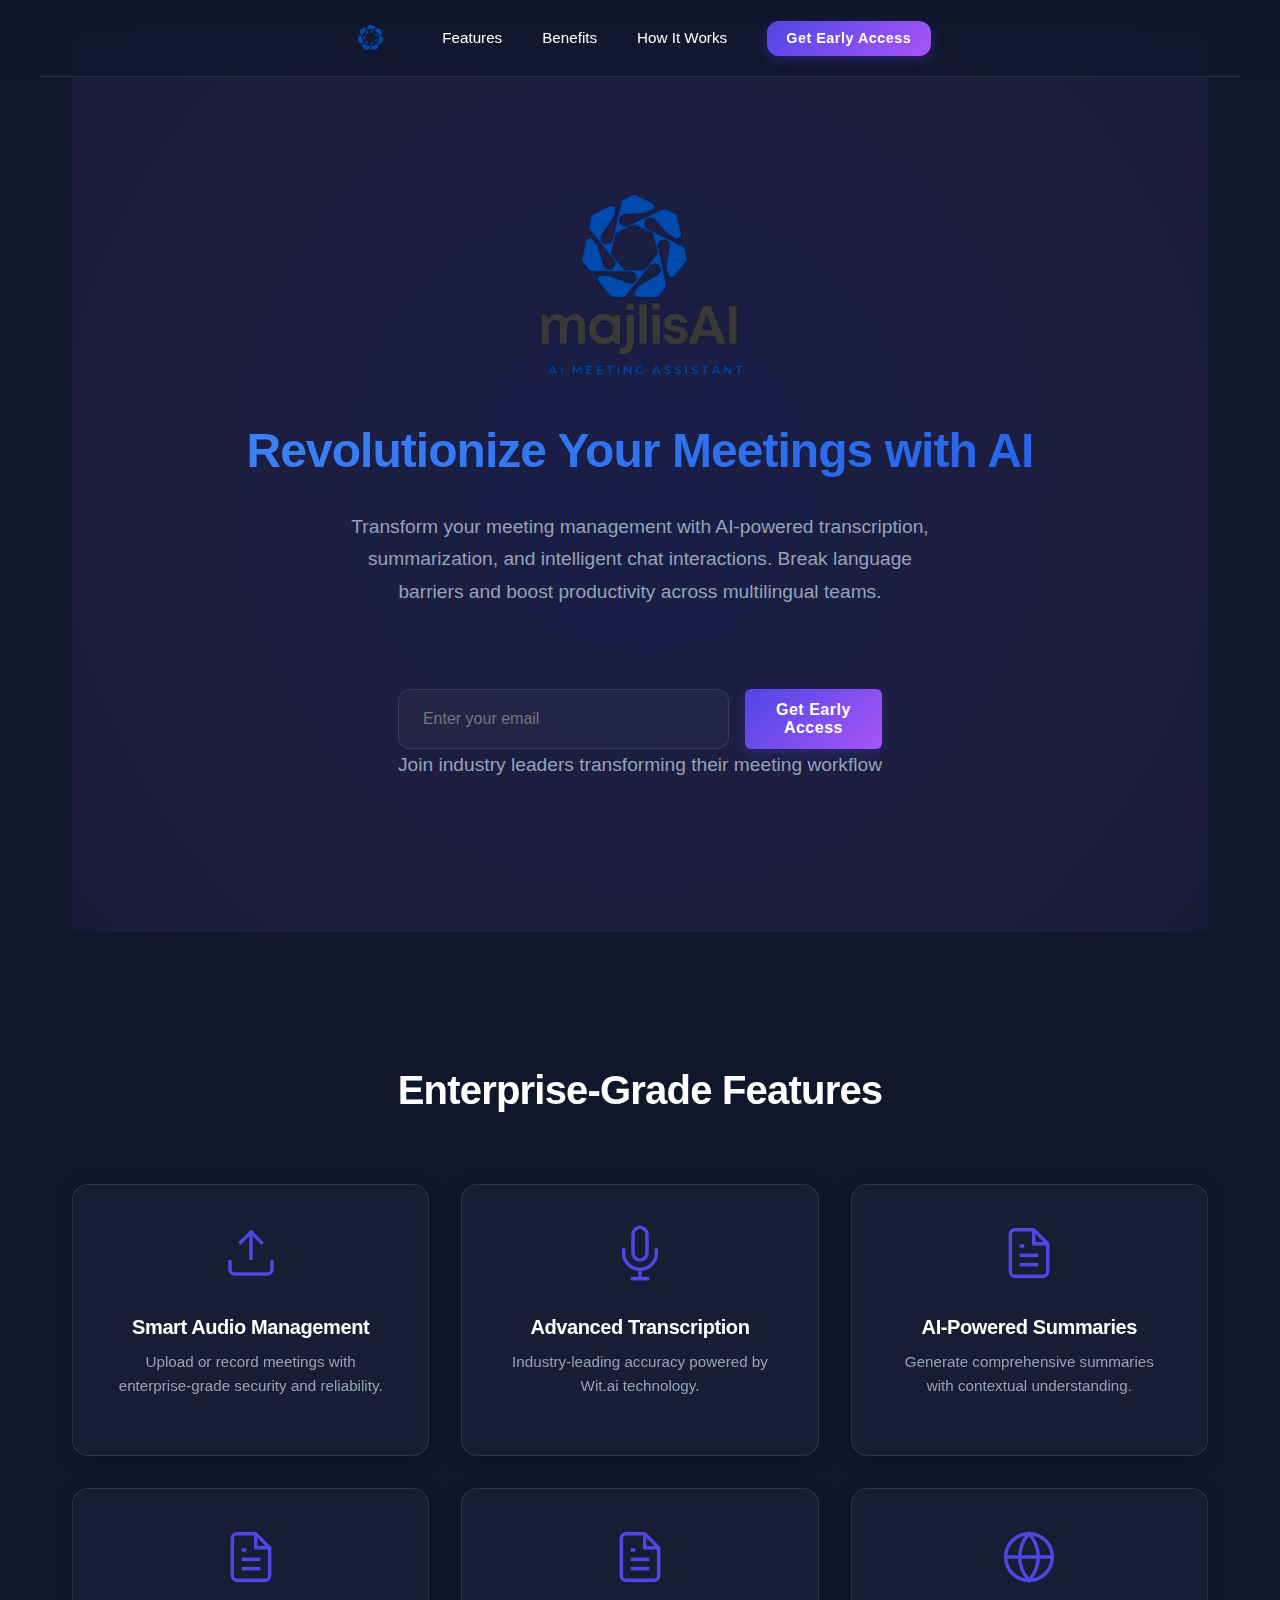
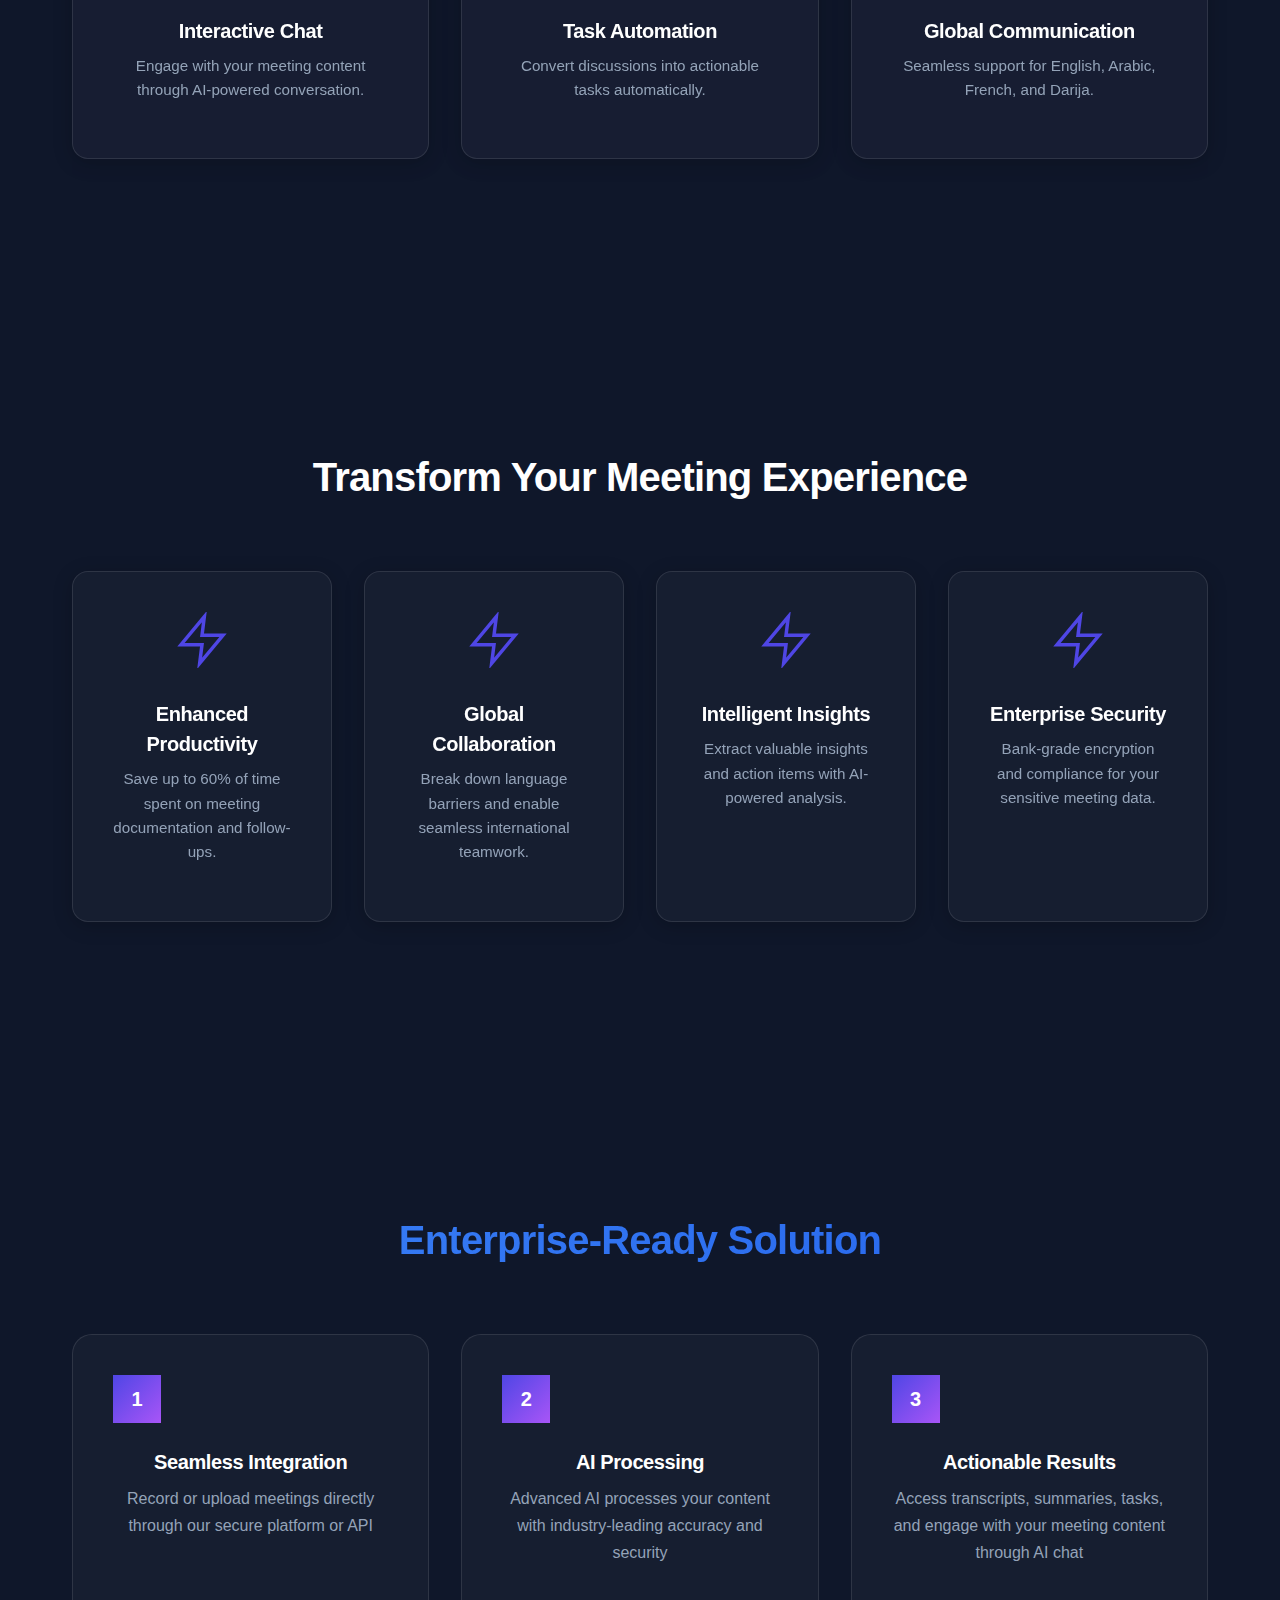
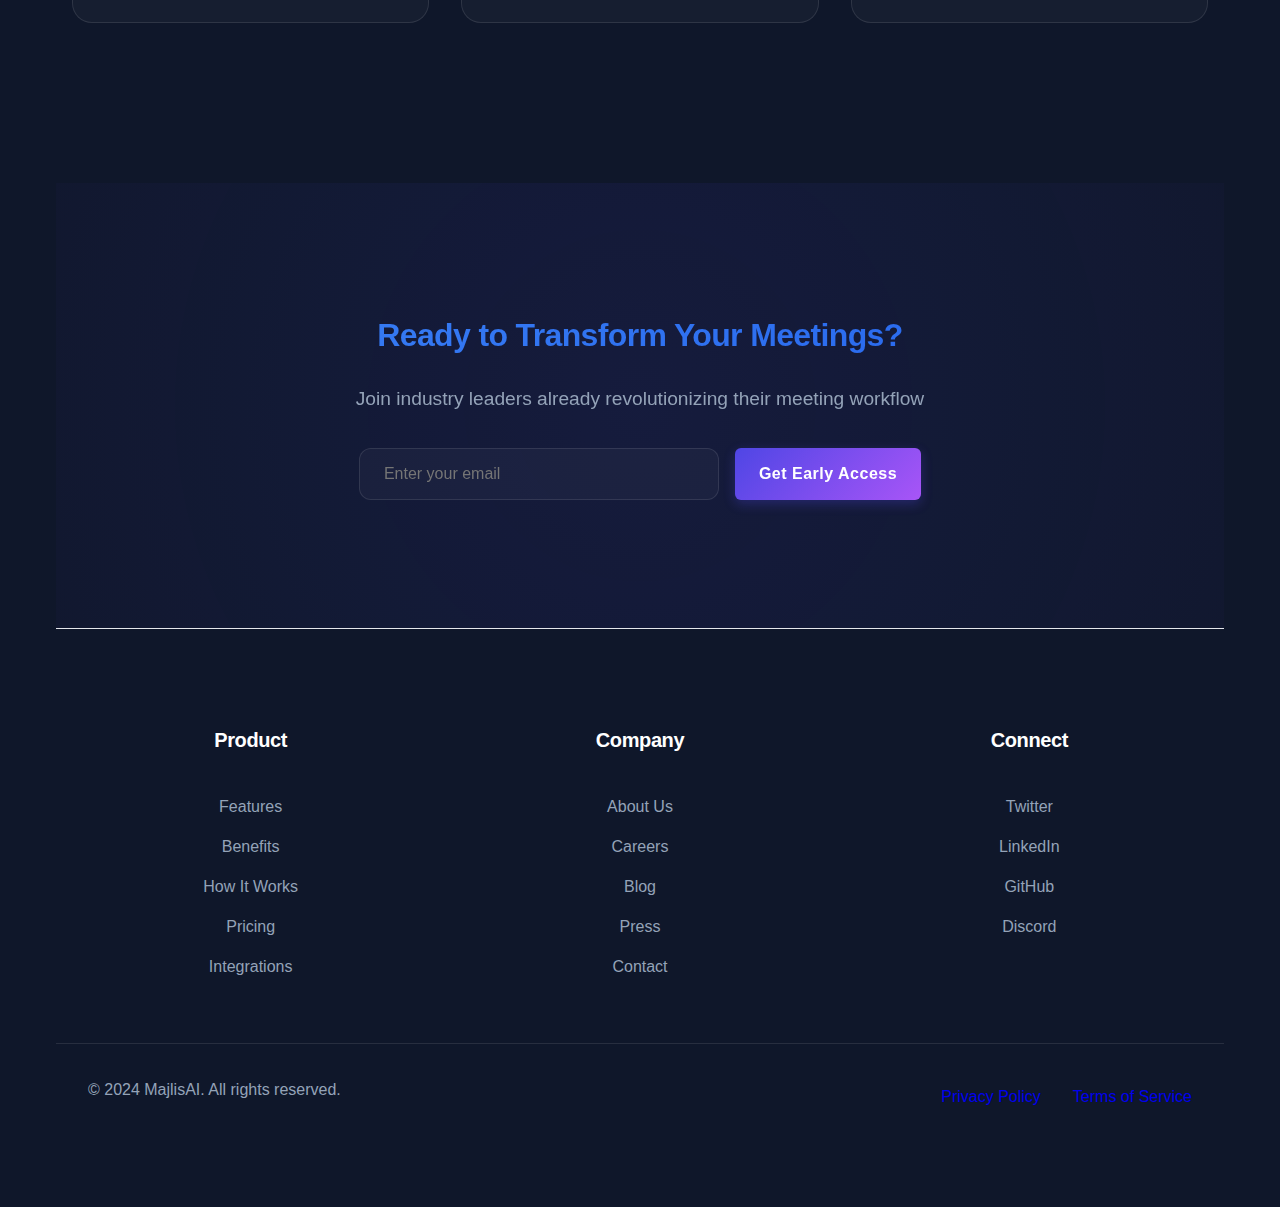
<file: index.html>
<!DOCTYPE html>
<html lang="en">

<head>
    <meta charset="UTF-8">
    <meta name="viewport" content="width=device-width, initial-scale=1.0, maximum-scale=1.0, user-scalable=no">
    <title>AI Meeting Assistant</title>
    <link rel="stylesheet" href="styles.css">
    <link rel="shortcut icon" href="./assets/logo.png" sizes="any" type="image/x-icon">
</head>

<body>
    <div class="container">
        <header class="header">
            <nav>
                <div class="logo-small">
                    <a href="/">
                        <img src="./assets/logo.png" alt="MajlisAI Logo">
                    </a>
                </div>
                <div class="nav-links">
                    <a href="#features">Features</a>
                    <a href="#benefits">Benefits</a>
                    <a href="#how-it-works">How It Works</a>
                    <button class="gradient-button nav-cta">Get Early Access</button>
                </div>
                <button class="mobile-menu-btn" aria-label="Toggle Menu">
                    <svg width="24" height="24" viewBox="0 0 24 24" fill="none" stroke="currentColor" stroke-width="2">
                        <line x1="3" y1="12" x2="21" y2="12"></line>
                        <line x1="3" y1="6" x2="21" y2="6"></line>
                        <line x1="3" y1="18" x2="21" y2="18"></line>
                    </svg>
                </button>
            </nav>
            
            <div class="mobile-menu">
                <div class="mobile-menu-header">
                    <div class="logo-small">
                        <a href="/">
                            <img src="./assets/logo.png" alt="MajlisAI Logo">
                        </a>
                    </div>
                    <button class="mobile-menu-close" aria-label="Close Menu">
                        <svg width="24" height="24" viewBox="0 0 24 24" fill="none" stroke="currentColor" stroke-width="2">
                            <line x1="18" y1="6" x2="6" y2="18"></line>
                            <line x1="6" y1="6" x2="18" y2="18"></line>
                        </svg>
                    </button>
                </div>
                <div class="mobile-menu-links">
                    <a href="#features">Features</a>
                    <a href="#benefits">Benefits</a>
                    <a href="#how-it-works">How It Works</a>
                    <button class="gradient-button">Get Early Access</button>
                </div>
            </div>
        </header>
        <main>
            
            <section id="hero" class="hero">
                <div class="hero-content">
                    <div class="logo">
                        <img src="./assets/image.png" alt="MajlisAI Logo">
                    </div>
                    <h1 class="gradient-text">Revolutionize Your Meetings with AI</h1>
                    <p>Transform your meeting management with AI-powered transcription, summarization, and intelligent chat interactions. 
                    Break language barriers and boost productivity across multilingual teams.</p>
                    <div class="hero-cta">
                        <form id="waitlist-form-top">
                            <input type="email" name="entry.29427799" placeholder="Enter your email" required>
                            <button type="submit" class="gradient-button">Get Early Access</button>
                        </form>
                        <p class="form-subtitle">Join industry leaders transforming their meeting workflow</p>
                    </div>
                </div>
                <div class="hero-background"></div>
            </section>

            <section id="features" class="features">
                <h2>Enterprise-Grade Features</h2>
                <div class="feature-grid">
                    <div class="feature">
                        <svg class="icon" viewBox="0 0 24 24" width="24" height="24">
                            <path d="M21 15v4a2 2 0 0 1-2 2H5a2 2 0 0 1-2-2v-4"></path>
                            <polyline points="17 8 12 3 7 8"></polyline>
                            <line x1="12" y1="3" x2="12" y2="15"></line>
                        </svg>
                        <h3>Smart Audio Management</h3>
                        <p>Upload or record meetings with enterprise-grade security and reliability.</p>
                    </div>
                    <div class="feature">
                        <svg class="icon" viewBox="0 0 24 24" width="24" height="24">
                            <path d="M12 1a3 3 0 0 0-3 3v8a3 3 0 0 0 6 0V4a3 3 0 0 0-3-3z"></path>
                            <path d="M19 10v2a7 7 0 0 1-14 0v-2"></path>
                            <line x1="12" y1="19" x2="12" y2="23"></line>
                            <line x1="8" y1="23" x2="16" y2="23"></line>
                        </svg>
                        <h3>Advanced Transcription</h3>
                        <p>Industry-leading accuracy powered by Wit.ai technology.</p>
                    </div>
                    <div class="feature">
                        <svg class="icon" viewBox="0 0 24 24" width="24" height="24">
                            <path d="M14 2H6a2 2 0 0 0-2 2v16a2 2 0 0 0 2 2h12a2 2 0 0 0 2-2V8z"></path>
                            <polyline points="14 2 14 8 20 8"></polyline>
                            <line x1="16" y1="13" x2="8" y2="13"></line>
                            <line x1="16" y1="17" x2="8" y2="17"></line>
                            <polyline points="10 9 9 9 8 9"></polyline>
                        </svg>
                        <h3>AI-Powered Summaries</h3>
                        <p>Generate comprehensive summaries with contextual understanding.</p>
                    </div>
                    <div class="feature">
                        <svg class="icon" viewBox="0 0 24 24" width="24" height="24">
                            <path d="M14 2H6a2 2 0 0 0-2 2v16a2 2 0 0 0 2 2h12a2 2 0 0 0 2-2V8z"></path>
                            <polyline points="14 2 14 8 20 8"></polyline>
                            <line x1="16" y1="13" x2="8" y2="13"></line>
                            <line x1="16" y1="17" x2="8" y2="17"></line>
                            <polyline points="10 9 9 9 8 9"></polyline>
                        </svg>
                        <h3>Interactive Chat</h3>
                        <p>Engage with your meeting content through AI-powered conversation.</p>
                    </div>
                    <div class="feature">
                        <svg class="icon" viewBox="0 0 24 24" width="24" height="24">
                            <path d="M14 2H6a2 2 0 0 0-2 2v16a2 2 0 0 0 2 2h12a2 2 0 0 0 2-2V8z"></path>
                            <polyline points="14 2 14 8 20 8"></polyline>
                            <line x1="16" y1="13" x2="8" y2="13"></line>
                            <line x1="16" y1="17" x2="8" y2="17"></line>
                            <polyline points="10 9 9 9 8 9"></polyline>
                        </svg>
                        <h3>Task Automation</h3>
                        <p>Convert discussions into actionable tasks automatically.</p>
                    </div>
                    <div class="feature">
                        <svg class="icon" viewBox="0 0 24 24" width="24" height="24">
                            <circle cx="12" cy="12" r="10"></circle>
                            <line x1="2" y1="12" x2="22" y2="12"></line>
                            <path
                                d="M12 2a15.3 15.3 0 0 1 4 10 15.3 15.3 0 0 1-4 10 15.3 15.3 0 0 1-4-10 15.3 15.3 0 0 1 4-10z">
                            </path>
                        </svg>
                        <h3>Global Communication</h3>
                        <p>Seamless support for English, Arabic, French, and Darija.</p>
                    </div>
                </div>
            </section>

            <section id="benefits" class="benefits">
                <h2>Transform Your Meeting Experience</h2>
                <div class="benefit-grid">
                    <div class="benefit">
                        <svg class="icon" viewBox="0 0 24 24" width="24" height="24">
                            <polygon points="13 2 3 14 12 14 11 22 21 10 12 10 13 2"></polygon>
                        </svg>
                        <h3>Enhanced Productivity</h3>
                        <p>Save up to 60% of time spent on meeting documentation and follow-ups.</p>
                    </div>
                    <div class="benefit">
                        <svg class="icon" viewBox="0 0 24 24" width="24" height="24">
                            <polygon points="13 2 3 14 12 14 11 22 21 10 12 10 13 2"></polygon>
                        </svg>
                        <h3>Global Collaboration</h3>
                        <p>Break down language barriers and enable seamless international teamwork.</p>
                    </div>
                    <div class="benefit">
                        <svg class="icon" viewBox="0 0 24 24" width="24" height="24">
                            <polygon points="13 2 3 14 12 14 11 22 21 10 12 10 13 2"></polygon>
                        </svg>
                        <h3>Intelligent Insights</h3>
                        <p>Extract valuable insights and action items with AI-powered analysis.</p>
                    </div>
                    <div class="benefit">
                        <svg class="icon" viewBox="0 0 24 24" width="24" height="24">
                            <polygon points="13 2 3 14 12 14 11 22 21 10 12 10 13 2"></polygon>
                        </svg>
                        <h3>Enterprise Security</h3>
                        <p>Bank-grade encryption and compliance for your sensitive meeting data.</p>
                    </div>
                </div>
            </section>

            <section id="how-it-works" class="how-it-works">
                <h2 class="gradient-text">Enterprise-Ready Solution</h2>
                <div class="steps">
                    <div class="step">
                        <div class="step-number">1</div>
                        <h3>Seamless Integration</h3>
                        <p>Record or upload meetings directly through our secure platform or API</p>
                    </div>
                    <div class="step">
                        <div class="step-number">2</div>
                        <h3>AI Processing</h3>
                        <p>Advanced AI processes your content with industry-leading accuracy and security</p>
                    </div>
                    <div class="step">
                        <div class="step-number">3</div>
                        <h3>Actionable Results</h3>
                        <p>Access transcripts, summaries, tasks, and engage with your meeting content through AI chat</p>
                    </div>
                </div>
            </section>
        </main>
        
        <section id="cta" class="cta">
            <h2 class="gradient-text">Ready to Transform Your Meetings?</h2>
            <p>Join industry leaders already revolutionizing their meeting workflow</p>
            <div class="cta-content">
                <form id="waitlist-form">
                    <input type="email" name="entry.29427799" placeholder="Enter your email" required>
                    <button type="submit" class="gradient-button">Get Early Access</button>
                </form>
            </div>
        </section>
        
        <footer>
            <div class="footer-grid">
                <div class="footer-col">
                    <h3>Product</h3>
                    <a href="#features">Features</a>
                    <a href="#benefits">Benefits</a>
                    <a href="#how-it-works">How It Works</a>
                    <a href="#pricing">Pricing</a>
                    <a href="#integrations">Integrations</a>
                </div>
                <div class="footer-col">
                    <h3>Company</h3>
                    <a href="/about">About Us</a>
                    <a href="/careers">Careers</a>
                    <a href="/blog">Blog</a>
                    <a href="/press">Press</a>
                    <a href="/contact">Contact</a>
                </div>
                <div class="footer-col">
                    <h3>Connect</h3>
                    <a href="https://twitter.com" target="_blank" rel="noopener">Twitter</a>
                    <a href="https://linkedin.com" target="_blank" rel="noopener">LinkedIn</a>
                    <a href="https://github.com" target="_blank" rel="noopener">GitHub</a>
                    <a href="/discord" target="_blank" rel="noopener">Discord</a>
                    <!-- <a href="#" class="gradient-text">support@majlisai.com</a> -->
                </div>
            </div>
            <div class="footer-bottom">
                <p>&copy; 2024 MajlisAI. All rights reserved.</p>
                <div class="legal-links">
                    <a href="/privacy">Privacy Policy</a>
                    <a href="/terms">Terms of Service</a>
                </div>
            </div>
        </footer>
        <iframe name="hidden_iframe" id="hidden_iframe" style="display:none;"></iframe>
    </div>
    <script src="script.js"></script>
    <svg width="0" height="0" class="hidden">
      <defs>
        <linearGradient id="gradient" x1="0%" y1="0%" x2="100%" y2="100%">
          <stop offset="0%" stop-color="#4F46E5" />
          <stop offset="100%" stop-color="#A855F7" />
        </linearGradient>
      </defs>
    </svg>
</body>

</html>
</file>
<file: styles.css>
:root {
    --primary-color: #4F46E5;
    --primary-hover: #4338CA;
    --text-color: #ffffff;
    --text-light: #94A3B8;
    --bg-color: #0F172A;
    --bg-light: rgba(79, 70, 229, 0.1);
    --toast-success: #10B981;
    --toast-error: #EF4444;
    --animation-timing: cubic-bezier(0.4, 0, 0.2, 1);
    --card-bg: rgba(255, 255, 255, 0.03);
    --card-border: rgba(255, 255, 255, 0.1);
}

* {
    margin: 0;
    padding: 0;
    box-sizing: border-box;
}

a {
    text-decoration: none;
}

body {
    background-color: var(--bg-color);
    font-family: -apple-system, BlinkMacSystemFont, 'Segoe UI', Roboto, 'Helvetica Neue', Arial, sans-serif;
    line-height: 1.5;
    color: var(--text-color);
    margin: 0;
    padding: 0;
}

.container {
    max-width: 1200px;
    margin: 0 auto;
    padding: 0 1rem;
}

main {
    display: flex;
    flex-direction: column;
    align-items: center;
    padding: 2rem 1rem;
}

section {
    width: 100%;
    padding: 6rem 0;
    position: relative;
}

.logo {
    width: 15rem;
    height: 15rem;
    margin-top: 1.5rem;
}

.logo img {
    width: 100%;
    height: 100%;
    object-fit: cover;
}

.hero {
    padding: 8rem 0 6rem;
    min-height: 100vh;
    display: flex;
    align-items: center;
    position: relative;
    overflow: hidden;
}

.hero::before {
    content: '';
    position: absolute;
    top: -50%;
    left: -50%;
    width: 200%;
    height: 200%;
    background: radial-gradient(
        circle at center,
        rgba(79, 70, 229, 0.08) 0%,
        rgba(168, 85, 247, 0.05) 35%,
        transparent 70%
    );
    z-index: 0;
    animation: heroGradient 15s ease-in-out infinite;
}

h1 {
    font-size: 3rem;
    font-weight: bold;
    margin-bottom: 1.5rem;
    background: linear-gradient(135deg, #4F46E5 0%, #A855F7 100%);
    -webkit-background-clip: text;
    -webkit-text-fill-color: transparent;
}

h2 {
    font-size: 2rem;
    font-weight: bold;
    margin-bottom: 2rem;
    text-align: center;
}

h3 {
    font-size: 1.25rem;
    font-weight: bold;
    margin-bottom: 0.5rem;
}

p {
    font-size: 1rem;
    color: var(--text-light);
    margin-bottom: 1rem;
}

.hero p {
    font-size: 1.25rem;
    margin-bottom: 1rem;
}

.cta-button,
button[type="submit"] {
    background-color: var(--primary-color);
    color: white;
    border: none;
    padding: 0.75rem 1.5rem;
    font-size: 1rem;
    font-weight: bold;
    border-radius: 0.375rem;
    cursor: pointer;
    transition: background-color 0.3s ease;
    letter-spacing: .5px;
    position: relative;
    overflow: hidden;
}

.cta-button:hover,
button[type="submit"]:hover {
    background-color: var(--primary-hover);
}

.feature-grid {
    display: grid;
    grid-template-columns: repeat(auto-fit, minmax(280px, 1fr));
    gap: 2rem;
    margin-bottom: 4rem;
}

.benefit-grid {
    display: grid;
    grid-template-columns: repeat(auto-fit, minmax(230px, 1fr));
    gap: 2rem;
    margin-bottom: 4rem;
}

.feature,
.benefit {
    background: var(--card-bg);
    border: 1px solid var(--card-border);
    backdrop-filter: blur(12px);
    padding: 2.5rem;
    border-radius: 1rem;
    box-shadow: 0 4px 20px rgba(0, 0, 0, 0.2);
    transition: all 0.3s ease;
    text-align: center;
    animation: fadeInUp 0.6s var(--animation-timing) backwards;
}

.feature:hover,
.benefit:hover {
    transform: translateY(-8px);
    box-shadow: 0 12px 30px rgba(79, 70, 229, 0.2);
    border-color: var(--primary-color);
}

.features>h2,
.benefits>h2 {
    margin-bottom: 4rem;
}

.icon {
    width: 3.5rem;
    height: 3.5rem;
    stroke: var(--primary-color);
    stroke-width: 1.5;
    fill: none;
    margin-bottom: 1.5rem;
    transition: all 0.3s ease;
}

.feature:hover .icon,
.benefit:hover .icon {
    stroke: url(#gradient);
    transform: scale(1.1);
}

.cta {
    text-align: center;
    padding: 8rem 0;
    background: rgba(15, 23, 42, 0.3);
    backdrop-filter: blur(100px);
    position: relative;
    overflow: hidden;
}

.cta::before {
    content: '';
    position: absolute;
    top: -50%;
    left: -50%;
    width: 200%;
    height: 200%;
    background: radial-gradient(
        circle at center,
        rgba(79, 70, 229, 0.1) 0%,
        transparent 70%
    );
    z-index: 0;
    animation: pulse 15s ease-in-out infinite;
}

.cta > * {
    position: relative;
    z-index: 1;
}

.cta h2 {
    margin-bottom: 1.5rem;
}

.cta p {
    font-size: 1.2rem;
    margin-bottom: 2rem;
}

.cta-content {
    max-width: 600px;
    margin: 0 auto;
}

form {
    display: flex;
    justify-content: center;
    gap: 1rem;
    margin-top: 2rem;
}

input[type="email"] {
    background: rgba(255, 255, 255, 0.03);
    border: 2px solid rgba(255, 255, 255, 0.1);
    padding: 1rem 1.5rem;
    border-radius: 0.75rem;
    font-size: 1rem;
    width: 100%;
    max-width: 360px;
    transition: all 0.3s ease;
}

input[type="email"]:focus {
    border-color: var(--primary-color);
    box-shadow: 0 0 0 4px rgba(79, 70, 229, 0.15);
    background: rgba(255, 255, 255, 0.05);
}

footer {
    text-align: center;
    padding: 2rem 0;
    border-top: 1px solid #e5e7eb;
}

@media (max-width: 768px) {

    .feature-grid,
    .benefit-grid {
        grid-template-columns: 1fr;
    }

    form {
        flex-direction: column;
        align-items: center;
    }

    input[type="email"],
    button[type="submit"] {
        width: 100%;
    }
}

/* Modern Header & Navigation Styles */
.header {
    position: fixed;
    top: 0;
    left: 0;
    right: 0;
    background: rgba(15, 23, 42, 0.8);
    backdrop-filter: blur(12px);
    -webkit-backdrop-filter: blur(12px);
    z-index: 1000;
    transition: all 0.3s ease;
    transform: translateY(0);
}

.header::after {
    content: '';
    position: absolute;
    bottom: 0;
    left: 50%;
    transform: translateX(-50%);
    width: 100%;
    max-width: 1200px;
    height: 1px;
    background: rgba(255, 255, 255, 0.1);
}

.header.hidden {
    transform: translateY(-100%);
}

nav {
    max-width: 1200px;
    margin: 0 auto;
    display: flex;
    justify-content: center;
    align-items: center;
    padding: 1rem 2rem;
    position: relative;
    gap: 3rem;
}

.logo-small {
    height: 2.8rem;
}

.logo-small img {
    height: 100%;
    width: auto;
}

.nav-links {
    display: flex;
    align-items: center;
    gap: 2.5rem;
}

.nav-links a {
    color: var(--text-color);
    font-weight: 500;
    font-size: 0.95rem;
    position: relative;
    transition: color 0.3s ease;
}

.nav-links a::after {
    content: '';
    position: absolute;
    bottom: -4px;
    left: 0;
    width: 0;
    height: 2px;
    background: linear-gradient(135deg, #4F46E5 0%, #A855F7 100%);
    transition: width 0.3s ease;
}

.nav-links a:hover {
    color: #fff;
}

.nav-links a:hover::after {
    width: 100%;
}

.nav-cta {
    padding: 0.6rem 1.2rem !important;
    font-size: 0.9rem !important;
}

/* Mobile Menu Button Styles */
.mobile-menu-btn {
    display: none;
    background: none;
    border: none;
    color: var(--text-color);
    cursor: pointer;
    padding: 0.5rem;
    position: absolute;
    right: 2rem;
    z-index: 1002;
}

/* Hide hamburger when menu is active */
.mobile-menu.active + nav .mobile-menu-btn {
    display: none;
}

/* Mobile Menu Styles */
.mobile-menu {
    position: fixed;
    top: 0;
    left: 0;
    width: 100%;
    height: 100vh;
    background-color: var(--bg-color);
    padding: 2rem;
    z-index: 2000;
    display: none;
}

.mobile-menu.active {
    display: block;
}

.mobile-menu-header {
    display: flex;
    justify-content: space-between;
    align-items: center;
    margin-bottom: 2rem;
}

.mobile-menu-close {
    background: none;
    border: none;
    color: var(--text-color);
    cursor: pointer;
    padding: 0.5rem;
    z-index: 2001;
}

.mobile-menu-links {
    display: flex;
    flex-direction: column;
    gap: 2rem;
    align-items: center;
    padding-top: 2rem;
}

.mobile-menu-links a {
    color: var(--text-color);
    font-size: 1.2rem;
    font-weight: 500;
    text-decoration: none;
}

/* Enhanced Footer Styles */
.footer-grid {
    display: grid;
    grid-template-columns: repeat(3, 1fr);
    gap: 4rem;
    max-width: 1200px;
    margin: 0 auto;
    padding: 4rem 2rem;
}

.footer-col {
    display: flex;
    flex-direction: column;
    gap: 1rem;
}

.footer-col h3 {
    color: var(--text-color);
    margin-bottom: 1.5rem;
}

.footer-col a {
    color: var(--text-light);
    transition: color 0.3s ease;
}

.footer-col a:hover {
    color: var(--text-color);
}

.footer-bottom {
    border-top: 1px solid var(--card-border);
    padding: 2rem;
    display: flex;
    justify-content: space-between;
    align-items: center;
    max-width: 1200px;
    margin: 0 auto;
}

.legal-links {
    display: flex;
    gap: 2rem;
}

@media (max-width: 768px) {
    .footer-grid {
        grid-template-columns: 1fr;
        gap: 2rem;
        padding: 2rem 1rem;
    }
    
    .footer-bottom {
        flex-direction: column;
        gap: 1rem;
        text-align: center;
    }
    
    .legal-links {
        justify-content: center;
    }
}

/* Smooth scroll behavior */
html {
    scroll-behavior: smooth;
    scroll-padding-top: 80px;
}

/* Optional: Add active state for nav links */
.nav-links a.active {
    color: #fff;
}

.nav-links a.active::after {
    width: 100%;
}

/* Modern loading state for buttons */
button[type="submit"] {
    position: relative;
    overflow: hidden;
}

button[type="submit"].loading {
    pointer-events: none;
    opacity: 0.8;
}

button[type="submit"].loading::after {
    content: '';
    position: absolute;
    width: 16px;
    height: 16px;
    top: 0;
    left: 0;
    right: 0;
    bottom: 0;
    margin: auto;
    border: 4px solid transparent;
    border-top-color: #ffffff;
    border-radius: 50%;
    animation: button-loading-spinner 1s ease infinite;
}

/* Toast Notifications */
.toast {
    position: fixed;
    bottom: 2rem;
    right: 2rem;
    padding: 1rem 1.5rem;
    background: var(--bg-color);
    border-radius: 0.5rem;
    box-shadow: 0 4px 12px rgba(0, 0, 0, 0.15);
    display: flex;
    align-items: center;
    gap: 0.75rem;
    transform: translateY(100%);
    opacity: 0;
    transition: all 0.3s var(--animation-timing);
    z-index: 1000;
}

.toast.show {
    transform: translateY(0);
    opacity: 1;
}

.toast-success {
    border-left: 4px solid var(--toast-success);
}

.toast-error {
    border-left: 4px solid var(--toast-error);
}

.toast-icon {
    font-size: 1.25rem;
}

.toast-success .toast-icon {
    color: var(--toast-success);
}

.toast-error .toast-icon {
    color: var(--toast-error);
}

/* Feature/Benefit Card Animations */
.feature,
.benefit {
    animation: fadeInUp 0.6s var(--animation-timing) backwards;
}

.feature-grid > *:nth-child(1) { animation-delay: 0.1s; }
.feature-grid > *:nth-child(2) { animation-delay: 0.2s; }
.feature-grid > *:nth-child(3) { animation-delay: 0.3s; }
.feature-grid > *:nth-child(4) { animation-delay: 0.4s; }
.feature-grid > *:nth-child(5) { animation-delay: 0.5s; }
.feature-grid > *:nth-child(6) { animation-delay: 0.6s; }

/* Animations */
@keyframes fadeInUp {
    from {
        opacity: 0;
        transform: translateY(30px);
    }
    to {
        opacity: 1;
        transform: translateY(0);
    }
}

@keyframes button-loading-spinner {
    from {
        transform: rotate(0turn);
    }
    to {
        transform: rotate(1turn);
    }
}

/* Mobile Menu Animation */
.mobile-menu {
    position: fixed;
    top: 0;
    right: 0;
    width: 100%;
    height: 100vh;
    background: var(--bg-color);
    padding: 2rem;
    transform: translateX(100%);
    transition: transform 0.5s cubic-bezier(0.4, 0, 0.2, 1),
                opacity 0.5s cubic-bezier(0.4, 0, 0.2, 1);
    opacity: 0;
    z-index: 1001;
}

.mobile-menu.active {
    opacity: 1;
    transform: translateX(0);
}

.mobile-menu-links a {
    opacity: 0;
    transform: translateX(20px);
    transition: all 0.3s ease;
    transition-delay: calc(var(--index) * 0.1s);
}

.mobile-menu.active .mobile-menu-links a {
    opacity: 1;
    transform: translateX(0);
}

/* Scroll Progress Indicator */
.scroll-progress {
    position: fixed;
    top: 0;
    left: 0;
    width: 100%;
    height: 3px;
    background: linear-gradient(to right, var(--primary-color), var(--primary-hover));
    transform-origin: 0 50%;
    transform: scaleX(0);
    z-index: 1001;
}

/* Modern gradient text and buttons */
.gradient-text {
    background: linear-gradient(135deg, #3b82f6 0%, #2563eb 100%);
    -webkit-background-clip: text;
    -webkit-text-fill-color: transparent;
    background-clip: text;
    text-fill-color: transparent;
}

.gradient-button {
    background: linear-gradient(135deg, #4F46E5 0%, #A855F7 100%);
    padding: 1rem 2rem;
    border-radius: 0.75rem;
    font-weight: 600;
    letter-spacing: 0.5px;
    box-shadow: 0 4px 12px rgba(79, 70, 229, 0.3);
    border: none;
    color: white;
    cursor: pointer;
    transition: all 0.3s ease;
    position: relative;
    overflow: hidden;
}

.gradient-button:hover {
    transform: translateY(-3px);
    box-shadow: 0 8px 16px rgba(79, 70, 229, 0.4);
}

/* Enhanced hero section */
.hero {
    position: relative;
    padding: 4rem 0;
    overflow: hidden;
}

.hero-content {
    position: relative;
    z-index: 2;
    max-width: 900px;
    margin: 0 auto;
    text-align: center;
    display: flex;
    flex-direction: column;
    align-items: center;
}

.hero-background {
    position: absolute;
    top: -50%;
    left: -50%;
    width: 200%;
    height: 200%;
    background: radial-gradient(
        circle at center,
        rgba(79, 70, 229, 0.08) 0%,
        rgba(168, 85, 247, 0.05) 35%,
        transparent 70%
    );
    z-index: 1;
    animation: heroGradient 15s ease-in-out infinite;
}

.hero-cta {
    margin-top: 1rem;
}

.form-subtitle {
    margin-top: 0.5rem;
    font-size: 0.9rem;
    color: var(--text-light);
}

/* Animation keyframes */
@keyframes heroGradient {
    0% {
        transform: scale(1) rotate(0deg);
        opacity: 0.4;
    }
    50% {
        transform: scale(1.1) rotate(2deg);
        opacity: 0.6;
    }
    100% {
        transform: scale(1) rotate(0deg);
        opacity: 0.4;
    }
}

/* How it Works section */
.how-it-works {
    padding: 8rem 0;
    text-align: center;
}

.steps {
    display: grid;
    grid-template-columns: repeat(auto-fit, minmax(250px, 1fr));
    gap: 2rem;
    margin-top: 3rem;
}

.step {
    position: relative;
    padding: 2.5rem;
    background: var(--card-bg);
    border-radius: 1.25rem;
    border: 1px solid var(--card-border);
    transition: all 0.3s ease;
}

.step:hover {
    transform: translateY(-5px);
    border-color: var(--primary-color);
}

.step-number {
    width: 3rem;
    height: 3rem;
    background: linear-gradient(135deg, #4F46E5 0%, #A855F7 100%);
    font-size: 1.25rem;
    margin-bottom: 1.5rem;
    display: flex;
    align-items: center;
    justify-content: center;
    font-weight: bold;
    color: white;
}

/* Enhanced responsive design */
@media (max-width: 768px) {
    .hero h1 {
        font-size: 2.5rem;
    }
    
    .feature,
    .benefit,
    .step {
        padding: 2rem;
    }
    
    .feature-grid,
    .benefit-grid,
    .steps {
        gap: 1.5rem;
    }
}

/* Features Section */
.features {
    background: rgba(15, 23, 42, 0.3);
    backdrop-filter: blur(100px);
    margin-top: 2rem;
}

.features h2,
.benefits h2,
.how-it-works h2 {
    text-align: center;
    margin-bottom: 4rem;
    font-size: 2.5rem;
}

/* Benefits Section */
.benefits {
    padding-top: 8rem;
}

/* Responsive adjustments */
@media (max-width: 768px) {
    section {
        padding: 4rem 0;
    }
    
    .hero {
        padding: 6rem 0 4rem;
        min-height: auto;
    }
    
    .features h2,
    .benefits h2,
    .how-it-works h2 {
        margin-bottom: 3rem;
        font-size: 2rem;
    }
}

/* 404 Page Styles */
.not-found {
    min-height: calc(100vh - 180px); /* Adjust based on header/footer height */
    display: flex;
    align-items: center;
    justify-content: center;
    position: relative;
    overflow: hidden;
    padding: 4rem 1rem;
}

.not-found-content {
    text-align: center;
    position: relative;
    z-index: 1;
}

.not-found h1 {
    font-size: 8rem;
    margin-bottom: 0;
    line-height: 1;
}

.not-found h2 {
    font-size: 2.5rem;
    margin: 1rem 0 2rem;
}

.not-found p {
    font-size: 1.2rem;
    color: var(--text-light);
    margin-bottom: 3rem;
    max-width: 500px;
}

.not-found .gradient-button {
    display: inline-block;
}

.not-found-background {
    position: absolute;
    top: -50%;
    left: -50%;
    width: 200%;
    height: 200%;
    background: radial-gradient(
        circle at center,
        rgba(79, 70, 229, 0.1) 0%,
        transparent 70%
    );
    z-index: 0;
    animation: pulse 15s ease-in-out infinite;
}

@media (max-width: 768px) {
    .not-found h1 {
        font-size: 6rem;
    }
    
    .not-found h2 {
        font-size: 2rem;
    }
    
    .not-found p {
        font-size: 1rem;
    }
}

/* Enhanced form styling */
form input[type="email"] {
    transition: all 0.3s ease;
    border: 1px solid var(--card-border);
}

form input[type="email"]:focus {
    border-color: var(--primary-color);
    box-shadow: 0 0 0 3px rgba(79, 70, 229, 0.1);
}

/* Add loading state to buttons */
.gradient-button.loading {
    position: relative;
    color: transparent;
}

.gradient-button.loading::after {
    content: '';
    position: absolute;
    width: 20px;
    height: 20px;
    top: 50%;
    left: 50%;
    transform: translate(-50%, -50%);
    border: 2px solid #fff;
    border-radius: 50%;
    border-top-color: transparent;
    animation: spin 0.8s linear infinite;
}

@keyframes spin {
    to { transform: translate(-50%, -50%) rotate(360deg); }
}

/* Improved card interactions */
.feature, .benefit {
    transition: all 0.3s cubic-bezier(0.4, 0, 0.2, 1);
    border: 1px solid var(--card-border);
}

.feature:hover, .benefit:hover {
    transform: translateY(-5px);
    border-color: var(--primary-color);
    box-shadow: 0 10px 20px rgba(79, 70, 229, 0.1);
}

.feature .icon, .benefit .icon {
    transition: all 0.3s ease;
}

.feature:hover .icon, .benefit:hover .icon {
    transform: scale(1.1);
    stroke: url(#gradient);
}

/* Improved text readability */
p {
    line-height: 1.7;
    color: var(--text-light);
}

h1, h2, h3 {
    letter-spacing: -0.02em;
}

.hero p {
    font-size: 1.2rem;
    max-width: 600px;
    margin: 0 auto 2rem;
}

.feature p, .benefit p {
    font-size: 0.95rem;
    line-height: 1.6;
}

/* Responsive Design */
@media (max-width: 768px) {
    /* Navigation */
    .nav-links {
        display: none;
    }

    .mobile-menu-btn {
        display: block;
    }

    /* Hero Section */
    .hero {
        padding: 6rem 1rem 4rem;
    }

    .hero h1 {
        font-size: 2.5rem;
        line-height: 1.2;
    }

    .hero p {
        font-size: 1.1rem;
        padding: 0 1rem;
    }

    .logo {
        width: 10rem;
        height: 10rem;
    }

    /* Forms */
    .hero-cta form, #waitlist-form {
        flex-direction: column;
        gap: 1rem;
        width: 100%;
        max-width: 100%;
        padding: 0 1rem;
    }

    .hero-cta input[type="email"],
    .hero-cta button {
        width: 100%;
    }

    /* Features & Benefits Grid */
    .feature-grid, .benefit-grid {
        grid-template-columns: 1fr;
        padding: 0 1rem;
        gap: 1.5rem;
    }

    .feature, .benefit {
        padding: 1.5rem;
    }

    /* How it Works */
    .steps {
        grid-template-columns: 1fr;
        padding: 0 1rem;
        gap: 2rem;
    }

    /* Section Spacing */
    section {
        padding: 4rem 0;
    }

    section h2 {
        font-size: 2rem;
        padding: 0 1rem;
    }

    /* CTA Section */
    .cta {
        padding: 4rem 1rem;
    }

    .cta-content {
        width: 100%;
    }

    /* Footer */
    .footer-grid {
        grid-template-columns: 1fr;
        gap: 2rem;
        padding: 2rem 1rem;
    }

    .footer-bottom {
        flex-direction: column;
        gap: 1rem;
        text-align: center;
    }

    .legal-links {
        justify-content: center;
    }
}

/* Ensure mobile menu button is visible on mobile */
@media (max-width: 768px) {
    .mobile-menu-btn {
        display: block;
        z-index: 1002; /* Ensure it's above the mobile menu */
    }

    .nav-links {
        display: none;
    }
}

/* Update nav styles */
nav {
    max-width: 1200px;
    margin: 0 auto;
    display: flex;
    justify-content: center;
    align-items: center;
    padding: 1rem 2rem;
    position: relative;
    gap: 3rem;
}

.logo-small {
    height: 2.8rem;
}

.logo-small img {
    height: 100%;
    width: auto;
}

/* Mobile Menu Button Styles */
.mobile-menu-btn {
    display: none;
    background: none;
    border: none;
    color: var(--text-color);
    cursor: pointer;
    padding: 0.5rem;
    position: absolute;
    right: 2rem;
    z-index: 1002;
}

/* Update mobile styles */
@media (max-width: 768px) {
    nav {
        justify-content: flex-start;
        gap: 0;
    }
    
    .mobile-menu-btn {
        display: block;
    }

    .nav-links {
        display: none;
    }
}
</file>
